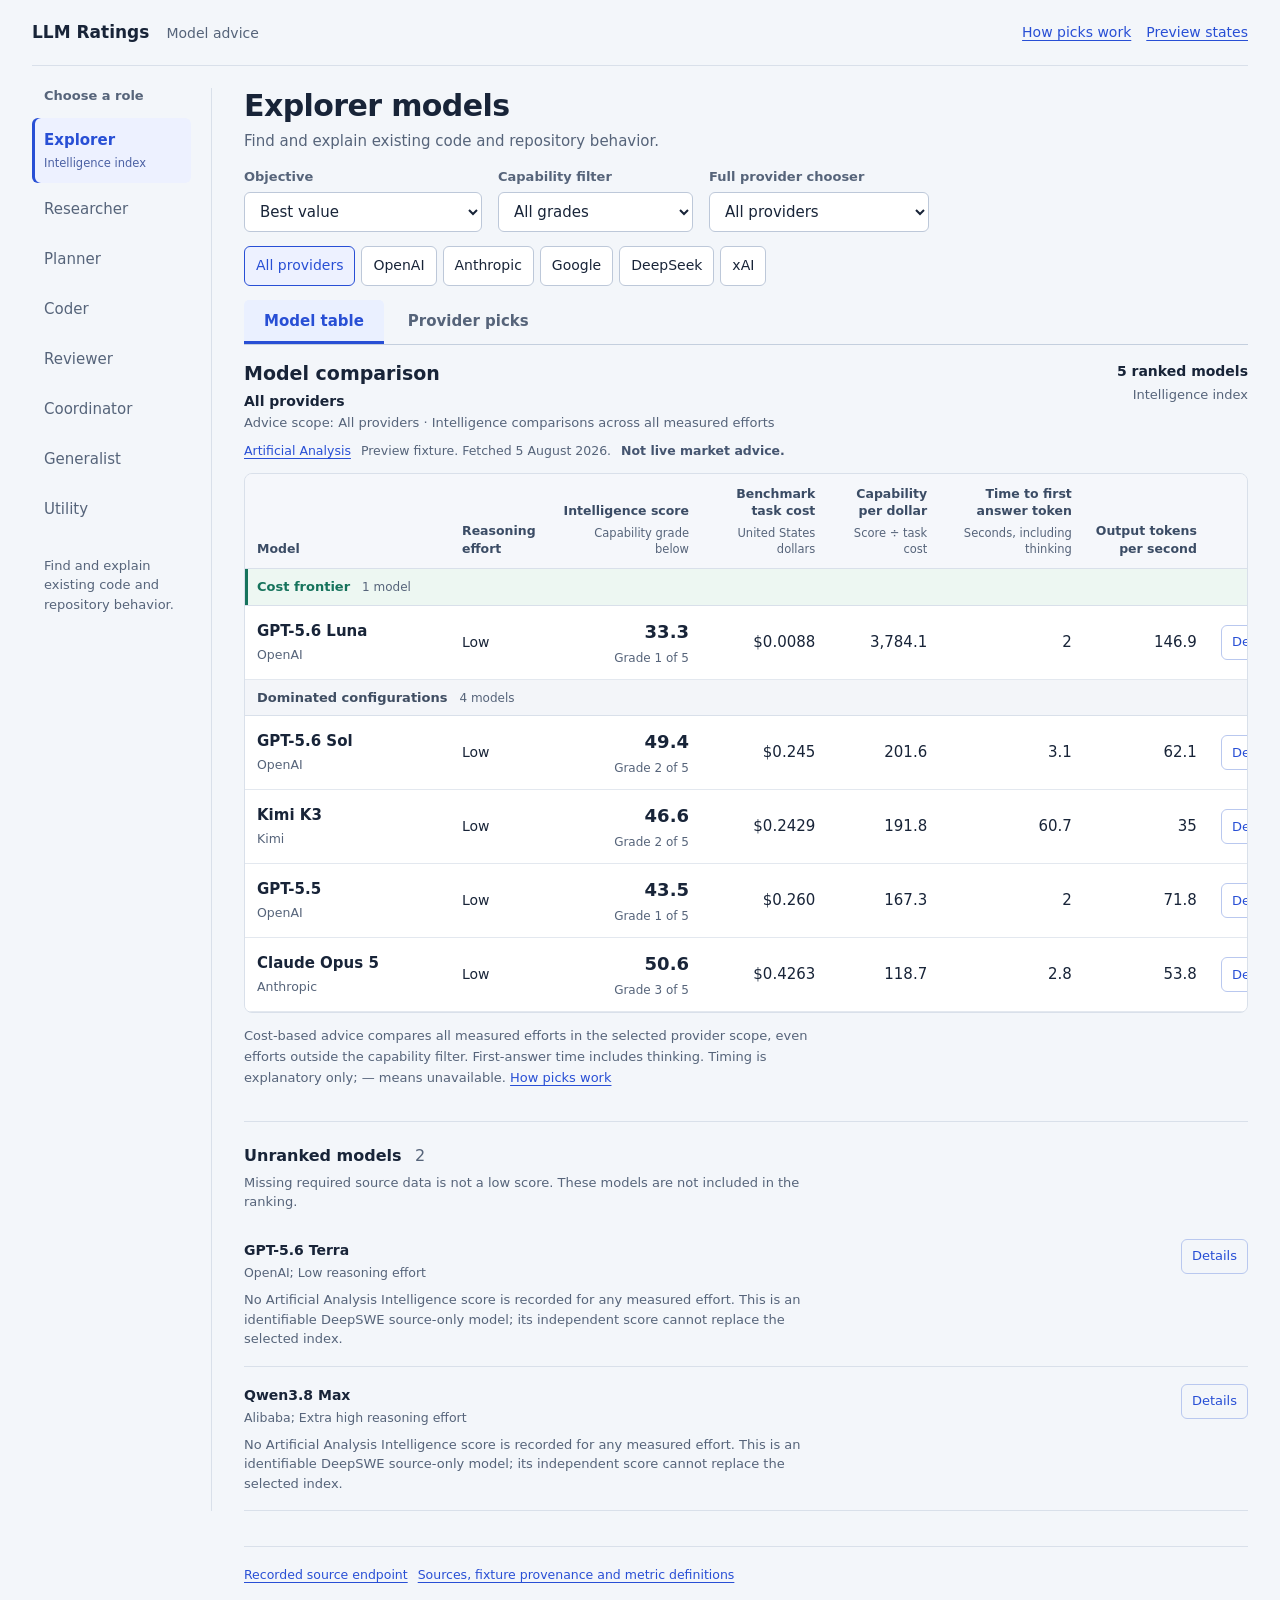
<file: .scratch/llm-ratings/assets/33-provider-selection-web/index.html>
<!doctype html>
<!--
Throwaway visual question: Which hierarchy makes trustworthy model comparison easy to scan?
Three variants on one route: ?variant=A Focus desk, ?variant=B Comparison canvas,
?variant=C Provider lens. This is not a product implementation or live model advice.
Run: python3 -m http.server 4186 --bind 127.0.0.1 --directory /tmp/llm-ratings-provider-web-20261030/.scratch/llm-ratings/assets/33-provider-selection-web
Open http://127.0.0.1:4186/?variant=A or open this file directly. No build or dependencies.
-->
<html lang="en">
<head>
  <meta charset="utf-8">
  <meta name="viewport" content="width=device-width, initial-scale=1">
  <meta name="color-scheme" content="light">
  <title>Model advice · LLM Ratings preview</title>
  <link rel="stylesheet" href="styles.css">
</head>
<body>
  <a class="skip-link" href="#main-content">Skip to model comparison</a>
  <div id="app"></div>
  <dialog id="model-dialog" class="model-dialog" aria-labelledby="model-dialog-title"></dialog>
  <dialog id="policy-dialog" class="support-dialog" aria-labelledby="policy-dialog-title"></dialog>
  <dialog id="preview-dialog" class="support-dialog preview-dialog" aria-labelledby="preview-dialog-title"></dialog>
  <nav id="prototype-switcher" class="prototype-switcher" aria-label="Prototype variants" hidden></nav>
  <noscript>This read-only model comparison preview needs JavaScript. All data is included locally.</noscript>
  <script src="data.js"></script>
  <script src="policy.js"></script>
  <script src="app.js"></script>
</body>
</html>
</file>
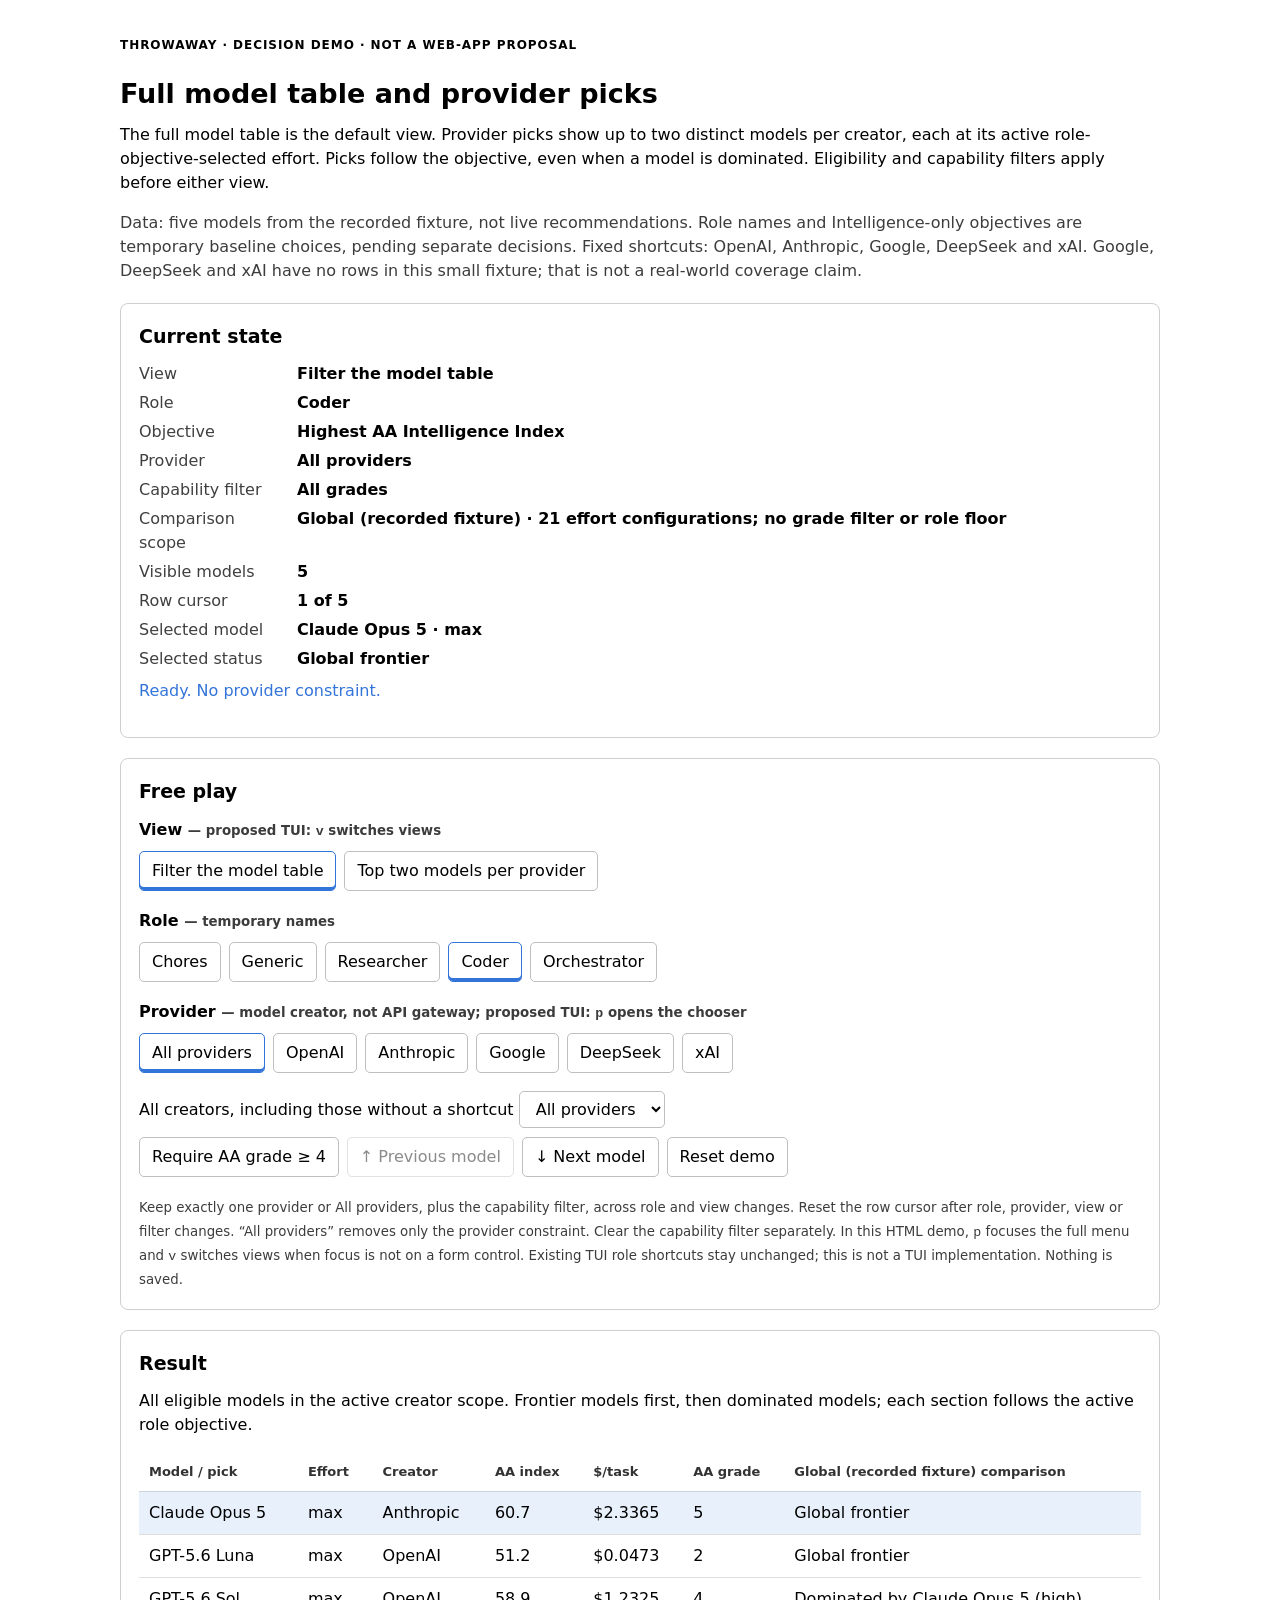
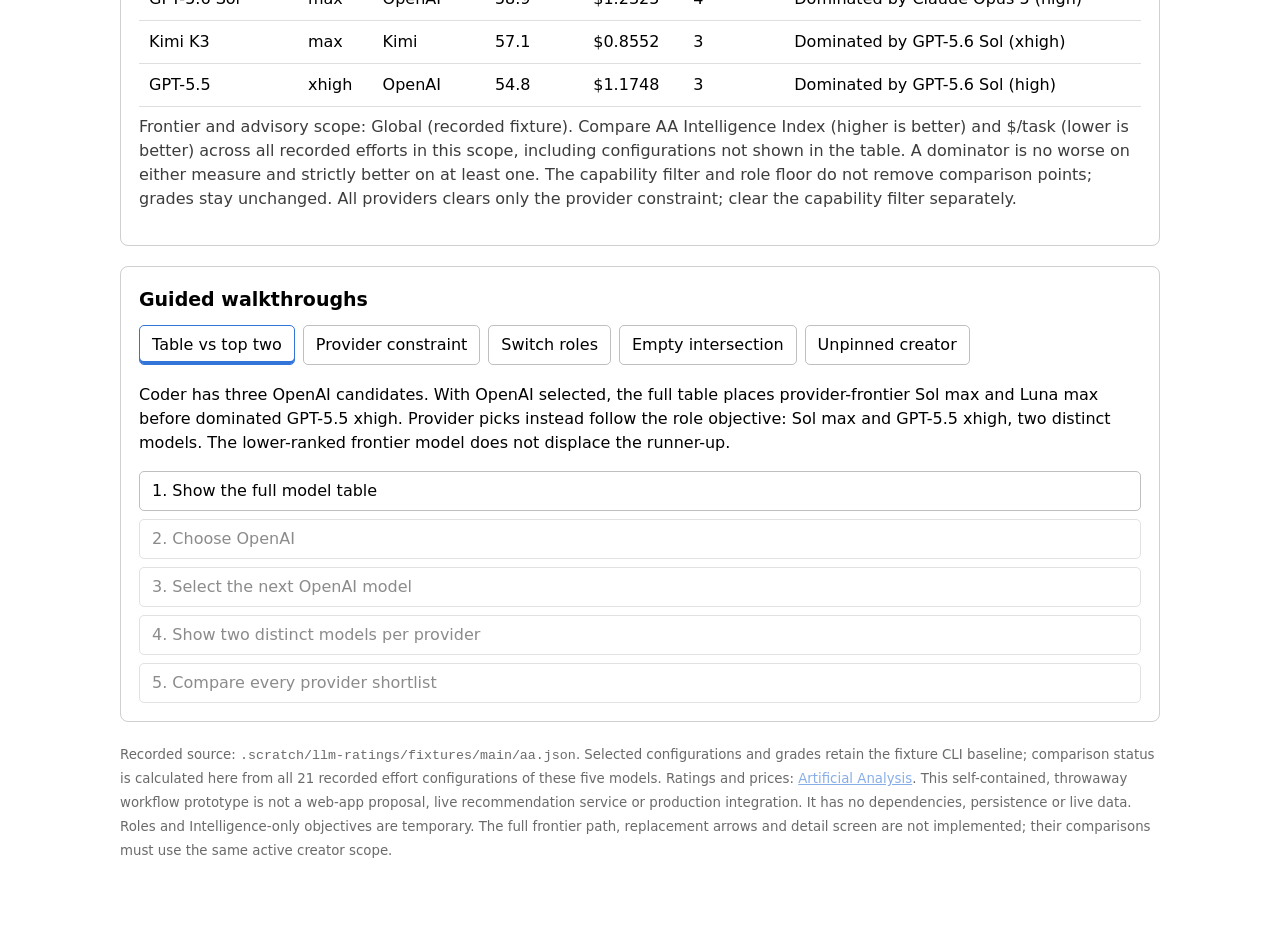
<file: .scratch/llm-ratings/assets/29-provider-quick-selection.prototype.html>
<!doctype html>
<html lang="en">
<meta charset="utf-8">
<meta name="viewport" content="width=device-width, initial-scale=1">
<title>Provider quick selection — throwaway workflow prototype</title>
<style>
  :root { color-scheme: light dark; font: 16px/1.5 system-ui, sans-serif; --accent: #3374d9; }
  body { max-width: 1040px; margin: 32px auto; padding: 0 20px 36px; }
  h1 { font-size: 27px; margin-bottom: 8px; } h2 { font-size: 19px; margin: 0 0 12px; }
  p { margin: 8px 0 16px; } small, .muted { opacity: .76; }
  section { border: 1px solid #8886; border-radius: 8px; padding: 18px; margin: 20px 0; }
  button, select { font: inherit; padding: 7px 12px; border: 1px solid #8888; border-radius: 5px; background: transparent; color: inherit; cursor: pointer; }
  button:hover { border-color: var(--accent); } button:focus-visible, select:focus-visible { outline: 3px solid var(--accent); outline-offset: 2px; }
  button[aria-pressed="true"], button[aria-selected="true"] { border-color: var(--accent); box-shadow: inset 0 -3px var(--accent); }
  button:disabled { opacity: .45; cursor: default; }
  .controls { display: flex; flex-wrap: wrap; gap: 8px; margin: 9px 0 18px; align-items: center; }
  .label { font-weight: 650; margin-top: 12px; }
  dl { display: grid; grid-template-columns: 140px 1fr; gap: 5px 18px; margin: 0; } dt { opacity: .75; } dd { margin: 0; font-weight: 550; }
  .scroll { overflow-x: auto; } table { border-collapse: collapse; width: 100%; white-space: nowrap; }
  th, td { text-align: left; padding: 9px 10px; border-bottom: 1px solid #8884; }
  th { font-size: 13px; opacity: .8; } tr.selected { background: #3374d91c; }
  #empty { border-left: 4px solid var(--accent); padding: 10px 16px; }
  #steps { display: grid; gap: 8px; } #steps button { text-align: left; }
  #change { min-height: 1.5em; color: var(--accent); }
  a { color: var(--accent); } .tag { font-size: 12px; letter-spacing: .08em; font-weight: 700; }
</style>
<header>
  <span class="tag">THROWAWAY · DECISION DEMO · NOT A WEB-APP PROPOSAL</span>
  <h1>Full model table and provider picks</h1>
  <p>The full model table is the default view. Provider picks show up to two distinct models per creator, each at its active role-objective-selected effort. Picks follow the objective, even when a model is dominated. Eligibility and capability filters apply before either view.</p>
  <p class="muted">Data: five models from the recorded fixture, not live recommendations. Role names and Intelligence-only objectives are temporary baseline choices, pending separate decisions. Fixed shortcuts: OpenAI, Anthropic, Google, DeepSeek and xAI. Google, DeepSeek and xAI have no rows in this small fixture; that is not a real-world coverage claim.</p>
</header>
<section aria-labelledby="state-heading">
  <h2 id="state-heading">Current state</h2>
  <dl id="state"></dl>
  <p id="change" aria-live="polite">Ready. No provider constraint.</p>
</section>
<section aria-labelledby="actions-heading">
  <h2 id="actions-heading">Free play</h2>
  <div class="label">View <small>— proposed TUI: <kbd>v</kbd> switches views</small></div>
  <div class="controls" id="modes"></div>
  <div class="label">Role <small>— temporary names</small></div>
  <div class="controls" id="roles"></div>
  <div class="label">Provider <small>— model creator, not API gateway; proposed TUI: <kbd>p</kbd> opens the chooser</small></div>
  <div class="controls" id="providers"></div>
  <label for="creator-menu">All creators, including those without a shortcut</label>
  <select id="creator-menu">
    <option value="all">All providers</option>
    <option>Anthropic</option><option>DeepSeek</option><option>Google</option>
    <option>Kimi</option><option>OpenAI</option><option>xAI</option>
  </select>
  <div class="controls">
    <button id="grade" type="button">AA grade ≥ 4</button>
    <button id="previous" type="button">↑ Previous model</button>
    <button id="next" type="button">↓ Next model</button>
    <button id="reset" type="button">Reset demo</button>
  </div>
  <small>Keep exactly one provider or All providers, plus the capability filter, across role and view changes. Reset the row cursor after role, provider, view or filter changes. “All providers” removes only the provider constraint. Clear the capability filter separately. In this HTML demo, <kbd>p</kbd> focuses the full menu and <kbd>v</kbd> switches views when focus is not on a form control. Existing TUI role shortcuts stay unchanged; this is not a TUI implementation. Nothing is saved.</small>
</section>
<section aria-labelledby="result-heading">
  <h2 id="result-heading">Result</h2>
  <p id="explanation"></p>
  <div class="scroll">
    <table id="results">
      <thead><tr><th>Model / pick</th><th>Effort</th><th>Creator</th><th>AA index</th><th>$/task</th><th>AA grade</th><th id="status-heading">Global comparison</th></tr></thead>
      <tbody id="rows"></tbody>
    </table>
  </div>
  <div id="empty" hidden>
    <strong>No eligible models for this selection in the fixture snapshot.</strong>
    <p>The provider is still selected. No other creator is substituted and no rule is relaxed.</p>
    <button id="empty-all" type="button">All providers</button>
    <button id="empty-grade" type="button">Clear capability filter</button>
  </div>
  <p class="muted" id="comparison-note"></p>
</section>
<section aria-labelledby="walkthrough-heading">
  <h2 id="walkthrough-heading">Guided walkthroughs</h2>
  <div class="controls" id="scenarios" role="group" aria-label="Walkthroughs"></div>
  <div id="walkthrough-panel"><p id="scenario-description"></p><div id="steps"></div></div>
</section>
<footer class="muted">
  <small>Recorded source: <code>.scratch/llm-ratings/fixtures/main/aa.json</code>. Selected configurations and grades retain the fixture CLI baseline; comparison status is calculated here from all 21 recorded effort configurations of these five models. Ratings and prices: <a href="https://artificialanalysis.ai">Artificial Analysis</a>. This self-contained, throwaway workflow prototype is not a web-app proposal, live recommendation service or production integration. It has no dependencies, persistence or live data. Roles and Intelligence-only objectives are temporary. The full frontier path, replacement arrows and detail screen are not implemented; their comparisons must use the same active creator scope.</small>
</footer>
<script>
// Recorded objective-selected configurations: effort, AA Intelligence Index,
// AA $/task and unchanged per-effort AA grade. No live API or persistence.
const models = [
  {name: 'GPT-5.6 Luna', provider: 'OpenAI', price: ['medium',38.1,.0113,2], ppi: ['low',33.3,.0088,1], cap: ['max',51.2,.0473,2],
    configurations: [['low',33.3,.0088],['medium',38.1,.0113],['high',46.1,.0216],['xhigh',49.1,.0317],['max',51.2,.0473]]},
  {name: 'GPT-5.6 Sol', provider: 'OpenAI', price: ['low',49.4,.245,4], ppi: ['low',49.4,.245,4], cap: ['max',58.9,1.2325,4],
    configurations: [['low',49.4,.245],['medium',53.6,.3902],['high',55.9,.5486],['xhigh',57.7,.8325],['max',58.9,1.2325]]},
  {name: 'GPT-5.5', provider: 'OpenAI', price: ['low',43.5,.26,2], ppi: ['low',43.5,.26,2], cap: ['xhigh',54.8,1.1748,3],
    configurations: [['low',43.5,.26],['medium',50.4,.4954],['high',53.1,.801],['xhigh',54.8,1.1748]]},
  {name: 'Claude Opus 5', provider: 'Anthropic', price: ['low',50.6,.4263,5], ppi: ['low',50.6,.4263,5], cap: ['max',60.7,2.3365,5],
    configurations: [['low',50.6,.4263],['medium',56.3,.7224],['high',58.9,1.2259],['xhigh',60.1,1.8021],['max',60.7,2.3365]]},
  {name: 'Kimi K3', provider: 'Kimi', price: ['low',46.6,.2429,3], ppi: ['low',46.6,.2429,3], cap: ['max',57.1,.8552,3],
    configurations: [['low',46.6,.2429],['max',57.1,.8552]]}
];
const comparisonPoints = models.flatMap(model => model.configurations.map(([effort,aa,price]) => ({name: model.name, provider: model.provider, effort, aa, price})));
const roles = {Chores: 'price', Generic: 'ppi', Researcher: 'cap', Coder: 'cap', Orchestrator: 'ppi'};
const objectiveNames = {price: 'Cheapest above the role floor', ppi: 'Highest intelligence per dollar', cap: 'Highest AA Intelligence Index'};
const modeNames = {filter: 'Filter the model table', picks: 'Top two models per provider'};
const initialState = () => ({mode: 'filter', role: 'Coder', provider: 'all', minGrade: 0, cursor: 0});
function objectiveOrder(a, b, objective) {
  if (objective === 'cap') return b.aa - a.aa || a.price - b.price;
  if (objective === 'ppi') return b.aa / b.price - a.aa / a.price || b.aa - a.aa;
  return a.price - b.price || b.aa - a.aa;
}
function activeComparisonPoints(state) {
  // Advisory points never use the role floor or capability filter.
  return comparisonPoints.filter(point => state.provider === 'all' || point.provider === state.provider);
}
function comparisonScope(state) { return state.provider === 'all' ? 'Global (recorded fixture)' : `${state.provider} only`; }
function statusLabel(row, state) {
  return row.frontier ? (state.provider === 'all' ? 'Global frontier' : `${state.provider} frontier`) : `Dominated by ${row.dominator.name} (${row.dominator.effort})`;
}
function visibleRows(state) {
  const objective = roles[state.role];
  const points = activeComparisonPoints(state);
  const candidates = models.map(model => {
    const [effort, aa, price, grade] = model[objective];
    // ponytail: scan the fixed 21-point fixture; no production index is needed.
    const dominator = points.find(point => point.aa >= aa && point.price <= price && (point.aa > aa || point.price < price));
    return {name: model.name, provider: model.provider, effort, aa, price, grade, frontier: !dominator, dominator};
  }).filter(row => (state.provider === 'all' || row.provider === state.provider) && row.grade >= state.minGrade);
  candidates.sort((a, b) => objectiveOrder(a, b, objective));
  if (state.mode === 'picks') {
    const counts = new Map();
    return candidates.filter(row => {
      row.pick = (counts.get(row.provider) || 0) + 1;
      counts.set(row.provider, row.pick);
      return row.pick <= 2;
    }).sort((a, b) => a.provider.localeCompare(b.provider) || objectiveOrder(a, b, objective));
  }
  return candidates.sort((a, b) => Number(b.frontier) - Number(a.frontier) || objectiveOrder(a, b, objective));
}
function reduce(state, action) {
  if (action.kind === 'reset') return initialState();
  const next = {...state};
  if (action.kind === 'mode') next.mode = action.value;
  if (action.kind === 'role') next.role = action.value;
  if (action.kind === 'provider') next.provider = action.value;
  if (action.kind === 'grade') next.minGrade = action.value;
  next.cursor = action.kind === 'move' ? state.cursor + action.value : 0;
  next.cursor = Math.max(0, Math.min(next.cursor, visibleRows(next).length - 1));
  return next;
}
</script>
<script>
// Thin throwaway page shell. The workflow functions above do not touch the DOM.
let state = initialState();
let scenarioIndex = 0;
let stepIndex = 0;
const byId = id => document.getElementById(id);
const action = (kind, value) => ({kind, value});
const scenarios = [
  {name: 'Table vs top two', description: 'Coder has three OpenAI candidates. With OpenAI selected, the full table places provider-frontier Sol max and Luna max before dominated GPT-5.5 xhigh. Provider picks instead follow the role objective: Sol max and GPT-5.5 xhigh, two distinct models. The lower-ranked frontier model does not displace the runner-up.', steps: [
    ['Show the full model table', action('mode','filter')], ['Choose OpenAI', action('provider','OpenAI')], ['Select the next OpenAI model', action('move',1)], ['Show two distinct models per provider', action('mode','picks')], ['Compare every provider shortlist', action('provider','all')]]},
  {name: 'Provider constraint', description: 'Start in Coder with All providers: Sol max is globally dominated by Claude Opus 5 high, an effort not shown as a selected row. Choose OpenAI: that comparator is excluded, so Sol max becomes provider-frontier. The top two stay Sol max and GPT-5.5 xhigh. Return to All providers: Sol max is globally dominated again. Grades do not change.', steps: [
    ['Constrain Coder to OpenAI', action('provider','OpenAI')], ['Show objective-first picks: Sol max and GPT-5.5 xhigh', action('mode','picks')], ['All providers: restore global comparisons', action('provider','all')]]},
  {name: 'Switch roles', description: 'Keep OpenAI selected while moving from Coder to Chores to Generic. Watch the objective and effort change, without silently leaving your provider.', steps: [
    ['Choose OpenAI', action('provider','OpenAI')], ['Switch to Chores', action('role','Chores')], ['Switch to Generic', action('role','Generic')], ['Remove only the provider constraint', action('provider','all')]]},
  {name: 'Empty intersection', description: 'Kimi is present in the snapshot, but its selected configuration has AA grade 3. A grade ≥ 4 filter makes the intersection empty. Keep that state visible and recover explicitly.', steps: [
    ['Choose Kimi', action('provider','Kimi')], ['Require AA grade ≥ 4', action('grade',4)], ['Switch role: retain both constraints', action('role','Chores')], ['Remove only the provider constraint', action('provider','all')], ['Clear the capability filter', action('grade',0)]]},
  {name: 'Unpinned creator', description: 'Kimi has no fixed shortcut, but remains reachable through the All creators menu. The menu and shortcuts change the same single provider constraint. Its one eligible model produces one pick, with no substitute runner-up.', steps: [
    ['Select Kimi from the full creator list', action('provider','Kimi')], ['Show the single available provider pick', action('mode','picks')], ['Switch to Generic', action('role','Generic')], ['Return to all providers', action('provider','all')]]}
];
function button(label, selected, handler) {
  const element = document.createElement('button');
  element.type = 'button'; element.textContent = label;
  element.setAttribute('aria-pressed', String(selected)); element.onclick = handler;
  return element;
}
function dispatch(event, message) { state = reduce(state,event); byId('change').textContent = message; render(); }
function render() {
  const rows = visibleRows(state);
  const selected = rows[state.cursor];
  const fields = [
    ['View',modeNames[state.mode]], ['Role',state.role], ['Objective',objectiveNames[roles[state.role]]],
    ['Provider',state.provider === 'all' ? 'All providers' : state.provider], ['Capability filter',state.minGrade ? 'AA grade ≥ 4' : 'All grades'],
    ['Comparison scope',`${comparisonScope(state)} · ${activeComparisonPoints(state).length} effort configurations; no grade filter or role floor`],
    ['Visible models',String(rows.length)], ['Row cursor',rows.length ? `${state.cursor + 1} of ${rows.length}` : 'None'],
    ['Selected model',selected ? `${selected.name} · ${selected.effort}` : 'None — empty intersection'],
    ['Selected status',selected ? statusLabel(selected,state) : 'None — empty intersection']
  ];
  byId('state').replaceChildren(...fields.flatMap(([label,value]) => {
    const term = document.createElement('dt'), definition = document.createElement('dd');
    term.textContent = label; definition.textContent = value; return [term,definition];
  }));
  byId('modes').replaceChildren(...Object.entries(modeNames).map(([value,label]) => button(label,state.mode === value,() => dispatch(action('mode',value),label))));
  byId('roles').replaceChildren(...Object.keys(roles).map(value => button(value,state.role === value,() => dispatch(action('role',value),`Role changed to ${value}; provider retained.`))));
  byId('providers').replaceChildren(...['all','OpenAI','Anthropic','Google','DeepSeek','xAI'].map(value => button(value === 'all' ? 'All providers' : value,state.provider === value,() => dispatch(action('provider',value),value === 'all' ? 'Provider constraint removed; other filters retained.' : `Provider selected: ${value}.`))));
  byId('creator-menu').value = state.provider;
  byId('grade').setAttribute('aria-pressed',String(state.minGrade > 0));
  byId('grade').textContent = state.minGrade ? 'Clear capability filter (AA grade ≥ 4)' : 'Require AA grade ≥ 4';
  byId('explanation').textContent = state.mode === 'filter' ? 'All eligible models in the active creator scope. Frontier models first, then dominated models; each section follows the active role objective.' : 'Up to two distinct eligible models per creator, grouped by creator at their objective-selected efforts. Primary and runner-up follow the active role objective, even when dominated. One eligible model gives one pick; zero gives no pick. No fallback or relaxed filter.';
  byId('status-heading').textContent = `${comparisonScope(state)} comparison`;
  byId('comparison-note').textContent = `Frontier and advisory scope: ${comparisonScope(state)}. Compare AA Intelligence Index (higher is better) and $/task (lower is better) across all recorded efforts in this scope, including configurations not shown in the table. A dominator is no worse on either measure and strictly better on at least one. The capability filter and role floor do not remove comparison points; grades stay unchanged. All providers clears only the provider constraint; clear the capability filter separately.`;
  byId('rows').replaceChildren(...rows.map((row,index) => {
    const tr = document.createElement('tr'); if (index === state.cursor) tr.className = 'selected';
    for (const value of [state.mode === 'picks' ? `${row.pick === 1 ? 'Primary' : 'Runner-up'} · ${row.name}` : row.name,row.effort,row.provider,row.aa.toFixed(1),'$'+row.price.toFixed(4),row.grade,statusLabel(row,state)]) {
      const td = document.createElement('td'); td.textContent = value; tr.append(td);
    }
    return tr;
  }));
  byId('results').hidden = rows.length === 0; byId('empty').hidden = rows.length !== 0;
  byId('empty-all').disabled = state.provider === 'all'; byId('empty-grade').disabled = state.minGrade === 0;
  byId('previous').disabled = !rows.length || state.cursor === 0; byId('next').disabled = !rows.length || state.cursor === rows.length - 1;
  byId('scenarios').replaceChildren(...scenarios.map((scenario,index) => {
    const tab = button(scenario.name,index === scenarioIndex,() => {
      scenarioIndex = index; stepIndex = 0; state = initialState(); byId('change').textContent = 'Walkthrough reset to Coder / all providers / all grades.'; render();
    });
    tab.id = `scenario-${index}`; tab.setAttribute('aria-controls','walkthrough-panel');
    return tab;
  }));
  byId('walkthrough-panel').setAttribute('aria-labelledby',`scenario-${scenarioIndex}`);
  const scenario = scenarios[scenarioIndex]; byId('scenario-description').textContent = scenario.description;
  byId('steps').replaceChildren(...scenario.steps.map(([label,event],index) => {
    const step = button(`${index < stepIndex ? '✓' : index + 1}. ${label}`,false,() => {stepIndex++; dispatch(event,label);});
    step.disabled = index !== stepIndex; return step;
  }));
}
byId('creator-menu').onchange = event => dispatch(action('provider',event.target.value),`Provider selected: ${event.target.value}.`);
byId('grade').onclick = () => dispatch(action('grade',state.minGrade ? 0 : 4),'Capability filter changed; provider retained.');
byId('previous').onclick = () => dispatch(action('move',-1),'Previous model selected.');
byId('next').onclick = () => dispatch(action('move',1),'Next model selected.');
byId('reset').onclick = () => {stepIndex = 0; dispatch(action('reset'),'Demo reset.');};
byId('empty-all').onclick = () => dispatch(action('provider','all'),'Provider constraint removed; capability filter retained.');
byId('empty-grade').onclick = () => dispatch(action('grade',0),'Capability filter removed; provider retained.');
document.addEventListener('keydown', event => {
  if (event.altKey || event.ctrlKey || event.metaKey || event.target.isContentEditable || event.target.closest('input, textarea, select')) return;
  if (event.key.toLowerCase() === 'p') { event.preventDefault(); byId('creator-menu').focus(); }
  if (event.key.toLowerCase() === 'v') { event.preventDefault(); dispatch(action('mode',state.mode === 'filter' ? 'picks' : 'filter'),'View changed; provider and capability filter retained.'); }
});
render();
</script>
</html>
</file>
<file: .scratch/llm-ratings/assets/33-provider-selection-web/styles.css>
:root {
  --canvas: #f3f6fa;
  --paper: #ffffff;
  --ink: #182438;
  --muted: #56647a;
  --line: #d9e0ea;
  --cobalt: #284fd5;
  --selection: #edf1ff;
  --teal: #16735c;
  --recommendation: #edf7f2;
  --amber: #885807;
  --warning: #fff7e8;
  font-family: "Avenir Next", "Segoe UI", system-ui, sans-serif;
  color: var(--ink);
  background: var(--canvas);
  font-size: 15px;
  line-height: 1.5;
  font-synthesis: none;
}

* { box-sizing: border-box; }
body { margin: 0; }
button, select, input { font: inherit; color: inherit; }
button, select { min-height: 40px; }
button {
  padding: 7px 13px;
  background: var(--paper);
  border: 1px solid #bdc8d9;
  border-radius: 6px;
  cursor: pointer;
  line-height: 1.4;
}
button:hover { background: #f0f4fb; border-color: #8c9bb4; }
button[aria-pressed="true"] { color: var(--cobalt); border-color: var(--cobalt); background: var(--selection); }
a { color: var(--cobalt); text-underline-offset: 3px; }
a:hover { text-decoration-thickness: 2px; }
button:focus-visible, a:focus-visible, select:focus-visible, summary:focus-visible, [tabindex="0"]:focus-visible {
  outline: 3px solid var(--cobalt);
  outline-offset: 3px;
}
h1, h2, h3, p, dl { margin: 0; }
h1 { font-size: 30px; line-height: 1.2; font-weight: 650; letter-spacing: -0.6px; }
h2 { font-size: 20px; line-height: 1.3; font-weight: 650; }
h3 { font-size: 16px; line-height: 1.4; font-weight: 650; }
p { max-width: 72ch; }
[hidden] { display: none !important; }
.visually-hidden {
  position: absolute;
  width: 1px;
  height: 1px;
  padding: 0;
  margin: -1px;
  overflow: hidden;
  clip: rect(0, 0, 0, 0);
  white-space: nowrap;
  border: 0;
}
.skip-link { position: fixed; left: 16px; top: -80px; z-index: 20; padding: 12px; background: white; }
.skip-link:focus { top: 12px; }
#app { width: 100%; max-width: 1640px; margin: 0 auto; min-width: 0; }
main, aside, section, .table-scroll, .detail-table-scroll { min-width: 0; }
main:focus { outline: none; }
.site-header {
  min-height: 66px;
  margin: 0 32px;
  display: flex;
  align-items: center;
  justify-content: space-between;
  gap: 20px;
  border-bottom: 1px solid var(--line);
}
.brand { display: flex; align-items: baseline; flex-wrap: wrap; column-gap: 17px; color: var(--ink); font-weight: 650; font-size: 17px; text-decoration: none; }
.brand span { color: var(--muted); font-size: 14px; font-weight: 450; }
.support-actions { display: flex; align-items: center; gap: 15px; }
.text-button { background: transparent; border: 0; color: var(--cobalt); min-height: 32px; padding: 3px 0; text-decoration: underline; text-underline-offset: 3px; font-size: 14px; }
.text-button:hover { background: transparent; color: #1737a5; }
.control-heading { font-size: 13px; color: var(--muted); font-weight: 600; }
.role-heading { margin: 0 0 14px; }
.role-heading p { margin-top: 6px; color: var(--muted); max-width: 65ch; }
.field { display: flex; flex-direction: column; gap: 6px; min-width: 0; }
.field > span { font-size: 13px; font-weight: 600; color: var(--muted); }
select { width: 100%; min-width: 0; max-width: 100%; padding: 8px 35px 8px 11px; background-color: var(--paper); border: 1px solid #bdc8d9; border-radius: 6px; cursor: pointer; }
.selection-controls { display: flex; flex-wrap: wrap; gap: 16px; margin-bottom: 14px; }
.selection-controls .field { flex: 0 1 238px; }
.selection-controls .field[for="filter-select"] { flex-basis: 195px; }
.selection-controls .field[for="provider-select"] { flex-basis: 220px; }
.provider-controls { display: flex; flex-wrap: wrap; align-items: center; gap: 10px 16px; padding: 0 0 14px; }
.provider-controls > h2 { align-self: center; }
.provider-shortcuts { display: flex; flex-wrap: wrap; gap: 6px; }
.provider-shortcuts button { white-space: nowrap; font-size: 14px; padding-inline: 11px; }
.provider-controls > .field { flex: 1 1 190px; max-width: 245px; margin-left: auto; }
.view-tabs { display: flex; gap: 4px; border-bottom: 1px solid #c4cfde; margin-bottom: 16px; }
.view-tabs button { padding: 10px 20px 8px; min-height: 44px; border-radius: 5px 5px 0 0; border: 0; border-bottom: 3px solid transparent; background: transparent; color: var(--muted); font-weight: 600; }
.view-tabs button[aria-selected="true"] { color: var(--cobalt); border-bottom-color: var(--cobalt); background: #eaf0ff; }
.view-tabs button:hover { color: var(--cobalt); background: #edf1f8; }
.comparison-heading { display: flex; align-items: flex-start; justify-content: space-between; gap: 18px; margin-bottom: 10px; }
.comparison-heading h2 { font-size: 19px; }
.comparison-scope { display: flex; flex-wrap: wrap; gap: 1px 10px; margin-top: 5px; font-size: 13px; color: var(--muted); }
.comparison-scope strong { color: var(--ink); font-weight: 600; font-size: 14px; }
.comparison-scope span { max-width: 68ch; }
.result-count { flex-shrink: 0; font-size: 14px; text-align: right; font-weight: 600; }
.result-count span { display: block; color: var(--muted); font-size: 13px; font-weight: 450; margin-top: 3px; }
.source-caption { display: flex; flex-wrap: wrap; gap: 2px 10px; max-width: none; font-size: 12.5px; color: var(--muted); margin-bottom: 12px; }
.source-caption strong { font-weight: 550; color: #455570; }
.table-scroll { position: relative; width: 100%; max-width: 100%; overflow-x: auto; border: 1px solid var(--line); border-radius: 8px; background: var(--paper); }
table { border-collapse: collapse; border-spacing: 0; width: 100%; font-variant-numeric: tabular-nums; }
.model-table { min-width: 780px; }
.model-table.has-cost { min-width: 1055px; }
.model-table.picks-table { min-width: 905px; }
.model-table.picks-table.has-cost { min-width: 1170px; }
th { text-align: left; font-weight: 600; }
.numeric { text-align: right; font-variant-numeric: tabular-nums; white-space: nowrap; }
.model-table thead th { vertical-align: bottom; background: #f5f7fb; padding: 11px 12px; color: #3b4c65; font-size: 12.5px; line-height: 1.4; border-bottom: 1px solid var(--line); }
.model-table thead th > span:not(.visually-hidden) { display: block; font-size: 11.5px; font-weight: 450; color: var(--muted); max-width: 140px; margin-top: 5px; white-space: normal; }
.model-table thead .numeric > span { margin-left: auto; }
.model-table tbody td, .model-table tbody th.model-name { padding: 12px; border-bottom: 1px solid #e3e8ef; font-size: 15px; vertical-align: middle; }
.model-table .model-column { min-width: 205px; }
.model-name { font-size: 15px; line-height: 1.4; }
.model-name > span { display: block; font-size: 12.5px; color: var(--muted); font-weight: 450; margin-top: 4px; }
.effort-cell { white-space: nowrap; font-size: 14px !important; }
.score-cell > strong { font-size: 18px; font-weight: 650; }
.grade { display: block; font-size: 12px; font-weight: 500; color: var(--muted); white-space: nowrap; margin-top: 4px; }
.unavailable { color: #65738a; }
.section-row th { padding: 8px 12px; font-size: 13px; color: #3f4d62; border-top: 1px solid var(--line); border-bottom: 1px solid var(--line); background: #f3f5f9; }
.section-row:first-child th { border-top: 0; }
.section-row span { display: inline-block; margin-left: 12px; color: var(--muted); font-size: 12px; font-weight: 450; }
.frontier-section th { color: var(--teal); background: var(--recommendation); box-shadow: inset 3px 0 var(--teal); }
.selected-row { background: var(--selection); }
.model-table tr[data-model-key]:hover { background: #f5f8fd; }
.model-table tr.selected-row:hover { background: #e9eeff; }
.detail-button { padding: 7px 10px; min-height: 35px; font-size: 13px; color: var(--cobalt); background: transparent; border-color: #b9c8ef; }
.detail-button:hover { border-color: var(--cobalt); background: #edf1ff; }
.comparison-footnote { color: var(--muted); margin-top: 13px; font-size: 13px; line-height: 1.6; }
.comparison-footnote .text-button { font-size: inherit; min-height: 0; padding: 0; }
.policy-notice { margin: 0 0 16px; font-size: 14px; color: var(--muted); }
.scenario-notice { display: flex; flex-wrap: wrap; align-items: center; gap: 8px 14px; margin: 0 0 18px; padding: 13px 15px; background: var(--warning); border-left: 3px solid #aa781f; font-size: 14px; }
.scenario-notice span { flex: 1 1 280px; color: #674c1e; }
.scenario-notice strong { width: 100%; color: var(--amber); }
.scenario-notice button { border-color: #c9a665; color: #6a480d; font-size: 13px; }
.empty-state { border-top: 2px solid #b88a3e; background: var(--warning); padding: 28px; }
.empty-state h3 { font-size: 22px; font-weight: 600; color: #6d4b0e; margin-bottom: 12px; }
.empty-state p { margin-top: 10px; font-size: 14px; }
.empty-constraints { color: #674c1e; }
.recovery-actions { display: flex; flex-wrap: wrap; gap: 10px; margin-top: 20px; }
.recovery-actions:empty { display: none; }
.recovery-actions button { border-color: #b99758; color: #67440a; }
.unranked-models { margin-top: 32px; border-top: 1px solid var(--line); padding-top: 23px; }
.unranked-models h3 { font-size: 16px; }
.unranked-models h3 > span { color: var(--muted); font-weight: 450; margin-left: 8px; }
.unranked-models > p { font-size: 13px; color: var(--muted); margin-top: 6px; }
.unranked-models ul { list-style: none; padding: 0; margin: 10px 0 0; }
.unranked-models li { display: flex; flex-wrap: wrap; gap: 12px; align-items: flex-start; justify-content: space-between; padding: 17px 0; border-bottom: 1px solid var(--line); }
.unranked-models li > div { flex: 1 1 240px; }
.unranked-models li strong { font-size: 14px; font-weight: 600; }
.unranked-models li span { display: block; font-size: 12.5px; margin-top: 3px; color: var(--muted); }
.unranked-models li p { margin-top: 7px; font-size: 13px; max-width: 72ch; color: var(--muted); overflow-wrap: anywhere; }
.unranked-models .inline-evidence { width: 100%; flex-basis: 100%; }
.pick-provider strong { display: block; font-size: 14px; }
.pick-provider span { display: block; font-size: 12.5px; color: var(--muted); margin-top: 5px; }
.pick-provider .pick-priority { color: var(--teal); font-weight: 600; }
.primary-pick > td:first-child { border-left: 3px solid var(--teal); }
.picks-table tbody + tbody { border-top: 2px solid #c5cfde; }
.model-table .short-result td { font-size: 13px; padding-top: 0; color: var(--muted); }
.missing-providers { margin-top: 15px; border-top: 1px solid var(--line); }
.missing-providers > summary { padding: 13px 0; color: #3e506b; font-size: 14px; font-weight: 600; cursor: pointer; }
.missing-providers > p { font-size: 13px; color: var(--muted); margin-bottom: 12px; }
.missing-providers dl > div { display: grid; grid-template-columns: 125px minmax(0, 1fr); gap: 14px; padding: 11px 0; border-bottom: 1px solid var(--line); }
.missing-providers dt { font-size: 14px; font-weight: 550; }
.missing-providers dd { margin: 0; font-size: 13px; color: var(--muted); }
.provenance { margin: 35px 32px 115px; border-top: 1px solid var(--line); padding-top: 19px; color: var(--muted); font-size: 12.5px; }
.provenance p { max-width: 100ch; }
.provenance p + p { margin-top: 5px; }
.provenance strong { color: #394a63; font-weight: 600; }
.provenance .text-button { font-size: inherit; min-height: 0; padding: 0; margin-left: 6px; }

/* A: the role stays in a left-hand workbench rail. */
.focus-desk { display: grid; grid-template-columns: 180px minmax(0, 1fr); gap: 32px; padding: 22px 32px 0; }
.role-rail-shell { border-right: 1px solid var(--line); padding-right: 20px; }
.role-rail-shell > h2 { padding-left: 12px; margin-bottom: 13px; }
.role-navigation button { border: 0; background: transparent; color: var(--muted); text-align: left; }
.role-rail { display: flex; flex-direction: column; gap: 4px; }
.role-rail button { width: 100%; display: flex; flex-direction: column; padding: 12px; min-height: 46px; }
.role-rail button[aria-pressed="true"] { box-shadow: inset 3px 0 var(--cobalt); background: var(--selection); color: var(--cobalt); font-weight: 600; }
.role-rail small { color: #4b60a3; font-size: 11.5px; margin-top: 4px; font-weight: 450; }
.role-purpose { font-size: 13px; color: var(--muted); margin: 23px 12px 0; }
#app[data-variant="A"] .provenance { margin-left: 244px; }

/* B: benchmark rows and contextual evidence share the canvas. */
.comparison-canvas { padding: 16px 32px 0; }
.role-top { display: grid; grid-template-columns: repeat(8, minmax(0, 1fr)); margin-bottom: 14px; border-bottom: 1px solid var(--line); gap: 0; }
.role-top button { text-align: center; padding: 9px 4px 8px; border-radius: 5px 5px 0 0; border-bottom: 3px solid transparent; font-size: 14px; }
.role-top button[aria-pressed="true"] { border-bottom-color: var(--cobalt); color: var(--cobalt); background: var(--selection); font-weight: 600; }
.comparison-canvas .role-heading { display: grid; grid-template-columns: auto minmax(0, 1fr); align-items: baseline; column-gap: 24px; }
.comparison-canvas .role-heading p { margin-top: 0; }
.canvas-controls { margin-bottom: 2px; }
.canvas-controls .selection-controls { margin-bottom: 12px; }
.canvas-controls .provider-controls { padding-bottom: 12px; }
.canvas-evidence-layout { display: grid; grid-template-columns: minmax(0, 1fr) 344px; gap: 26px; align-items: start; }
.inspector-pane { padding-left: 22px; border-left: 1px solid #cad4e2; position: sticky; top: 20px; max-height: calc(100dvh - 40px); overflow-y: auto; scrollbar-gutter: stable; }
.inspector-pane > details > summary { padding: 2px 0 20px; font-size: 13px; color: var(--muted); cursor: pointer; border-bottom: 1px solid var(--line); }
.inspector-pane > details > summary > span { display: block; margin-top: 5px; font-size: 14px; font-weight: 600; color: var(--ink); }
.inspector-pane .model-evidence { padding-top: 20px; }
.inspector-empty { padding: 22px 0; }
.inspector-empty h2 { font-size: 20px; }
.inspector-empty p { font-size: 14px; color: var(--muted); margin-top: 12px; }
.model-table.canvas-table { min-width: 720px; table-layout: fixed; }
.model-table.canvas-table.has-cost { min-width: 900px; }
.model-table.canvas-table.picks-table { min-width: 830px; }
.model-table.canvas-table.picks-table.has-cost { min-width: 980px; }
.canvas-table .model-column { min-width: 0; }
.canvas-table thead th { white-space: normal; font-size: 13px; }

/* C: creator browsing stays left; evidence expands in the comparison flow. */
.provider-lens { display: grid; grid-template-columns: 214px minmax(0, 1fr); gap: 30px; padding: 30px 32px 0; }
.provider-rail { border-right: 1px solid var(--line); padding-right: 22px; }
.provider-rail-controls { display: block; padding: 0; }
.provider-rail-controls > h2 { padding-top: 2px; font-size: 16px; color: var(--ink); margin-bottom: 19px; }
.provider-rail-controls .provider-shortcuts { flex-direction: column; gap: 6px; margin-bottom: 24px; }
.provider-rail-controls .provider-shortcuts button { text-align: left; padding: 10px 12px; background: transparent; border-color: transparent; }
.provider-rail-controls .provider-shortcuts button[aria-pressed="true"] { background: var(--selection); border-color: #c7d2fa; color: var(--cobalt); box-shadow: inset 3px 0 var(--cobalt); font-weight: 600; }
.provider-rail-controls > .field { width: 100%; max-width: none; margin: 0; }
.rail-note { font-size: 13px; color: var(--muted); margin-top: 18px; }
.lens-heading h1 { margin-bottom: 23px; }
.lens-heading .selection-controls { margin-bottom: 14px; }
.lens-heading .selection-controls .field:first-child { flex-basis: 180px; }
.lens-purpose { color: var(--muted); font-size: 14px; margin-bottom: 24px; }
.lens-purpose > span { display: inline-block; margin-left: 6px; font-weight: 600; color: #3b4e6c; }
#app[data-variant="C"] .provenance { margin-left: 276px; }
.pick-shelf { min-width: 1080px; table-layout: fixed; }
.pick-shelf > thead th { font-size: 13px; padding: 12px 10px; border-bottom: 1px solid var(--line); background: #f4f7fb; vertical-align: bottom; white-space: normal; }
.pick-shelf > thead tr:first-child > th { font-size: 15px; }
.pick-shelf > thead th > span { display: block; font-size: 11.5px; font-weight: 450; color: var(--muted); margin-top: 5px; }
.pick-shelf .primary-column-group { color: var(--teal); }
.pick-shelf > thead tr:first-child > th:nth-child(3) { border-left: 1px solid var(--line); }
.pick-shelf > tbody > tr > th { vertical-align: middle; font-size: 14px; padding: 13px 10px; border-bottom: 1px solid var(--line); }
.pick-shelf > tbody > tr > td { padding: 13px 10px; border-bottom: 1px solid var(--line); vertical-align: middle; }
.pick-shelf > tbody > tr > td:nth-child(5) { border-left: 1px solid var(--line); }
.shelf-model-title { display: flex; flex-wrap: wrap; align-items: center; justify-content: space-between; gap: 6px; }
.shelf-model-title > strong { font-size: 15px; line-height: 1.4; }
.shelf-primary .shelf-model-title > strong { color: var(--teal); }
.shelf-name > p { color: var(--muted); font-size: 13px; margin-top: 5px; }
.shelf-score > strong { font-size: 18px; font-weight: 650; }
.shelf-objective { font-size: 15px; }
.shelf-details-note { color: var(--muted); font-size: 13px; margin-top: 10px; }
.shelf-unavailable { color: var(--muted); font-size: 14px; }
.expanded-row > td { padding: 0 !important; }
.inline-evidence { background: #f8faff; border-block: 1px solid #c4d0ef; padding: 22px 25px 28px; }
.inline-toolbar { display: flex; justify-content: space-between; align-items: center; gap: 14px; margin-bottom: 20px; color: var(--cobalt); font-size: 14px; font-weight: 600; }
.inline-toolbar button { font-size: 13px; min-height: 34px; }
.inline-evidence .model-evidence { max-width: 980px; }
.inline-evidence .evidence-metrics { grid-template-columns: repeat(4, minmax(0, 1fr)); }
.inline-evidence .timing-metrics { display: grid; grid-template-columns: repeat(2, minmax(0, 1fr)); gap: 14px 25px; }

/* Evidence is readable prose and aligned source data, not a second dashboard. */
.evidence-heading h2 { font-size: 23px; line-height: 1.3; }
.evidence-heading p, .evidence-byline { margin-top: 8px; font-size: 14px; color: var(--muted); }
.evidence-metrics { display: grid; grid-template-columns: repeat(2, minmax(0, 1fr)); gap: 20px 16px; margin-top: 24px; }
.evidence-metrics dt, .timing-metrics dt, .secondary-data dt { font-size: 13px; color: var(--muted); }
.evidence-metrics dd { font-size: 23px; font-weight: 600; margin: 6px 0 0; font-variant-numeric: tabular-nums; }
.evidence-metrics dd .grade { font-size: 15px; color: var(--ink); font-weight: 600; margin-top: 0; }
.evidence-metrics p { font-size: 12.5px; color: var(--muted); margin-top: 5px; line-height: 1.5; }
.grade-definition { margin-top: 20px; font-size: 13px; color: var(--muted); }
.evidence-section { margin-top: 24px; padding-top: 20px; border-top: 1px solid var(--line); }
.evidence-section h3 { margin-bottom: 10px; }
.evidence-section p { font-size: 14px; line-height: 1.6; margin-bottom: 12px; }
.evidence-section p:last-child { margin-bottom: 0; }
.evidence-warning { border-left: 3px solid #a67a29; padding-left: 12px; font-size: 14px; margin-top: 18px; color: #745016; }
.recommendation-text { color: var(--teal); }
.replacement { background: #edf2fb; padding: 12px; }
.metric-unavailable { color: #785114; }
.detail-table-scroll { position: relative; overflow-x: auto; max-width: 100%; width: 100%; }
.detail-table { min-width: 390px; font-size: 13px; }
.detail-table th, .detail-table td { padding: 11px 10px; border-bottom: 1px solid var(--line); vertical-align: top; }
.detail-table thead th { background: #eff3f8; font-size: 12px; color: #435570; font-weight: 600; white-space: normal; }
.detail-table tbody th { font-weight: 550; }
.detail-table tbody th > span { display: block; color: var(--muted); font-size: 12px; font-weight: 450; margin-top: 4px; }
.detail-table .grade { font-size: 11.5px; margin: 0; }
.chosen-configuration { background: var(--selection); }
.detail-table .chosen-label { color: var(--cobalt); font-weight: 600; }
.independent-rating { display: grid; grid-template-columns: minmax(0, 1fr) auto; gap: 8px 16px; padding: 13px 0; border-bottom: 1px solid var(--line); }
.independent-rating strong { font-weight: 600; font-size: 14px; }
.independent-rating > div > span { display: block; font-size: 13px; color: var(--muted); margin-top: 3px; }
.rating-value { text-align: right; font-size: 17px; font-variant-numeric: tabular-nums; }
.source-address { grid-column: 1 / -1; font-size: 12px !important; overflow-wrap: anywhere; color: var(--muted); }
.source-address a { color: #526a94; }
.rating-note { grid-column: 1 / -1; font-size: 12px !important; color: #785114; margin-bottom: 0 !important; }
.timing-metrics > div + div { margin-top: 15px; }
.timing-metrics dd { font-size: 16px; font-variant-numeric: tabular-nums; font-weight: 550; margin: 5px 0 0; }
.timing-metrics p { color: var(--muted); font-size: 13px; margin-top: 3px; }
.timing-metrics + p { margin-top: 17px; color: var(--muted); font-size: 13px; }
.frontier-path { margin-top: 18px; }
.frontier-path summary { color: var(--cobalt); cursor: pointer; font-size: 14px; padding: 6px 0; }
.frontier-path > p { margin-top: 10px; }
.secondary-data dl { display: grid; gap: 16px; }
.secondary-data dd { margin: 5px 0 0; font-size: 14px; }
.secondary-data dl p { color: var(--muted); font-size: 13px; margin-top: 5px; }
.detail-source { overflow-wrap: anywhere; font-size: 12px; color: var(--muted); margin-top: 24px; }
.secondary-evidence { margin-top: 22px; padding-top: 16px; border-top: 1px solid var(--line); }
.secondary-evidence > summary { color: var(--cobalt); font-size: 14px; font-weight: 550; padding: 6px 0; cursor: pointer; }
.secondary-evidence > p { font-size: 14px; margin-top: 13px; line-height: 1.6; }
.list-prices { display: grid; gap: 15px; margin-top: 16px; }
.list-prices dt { font-size: 13px; color: var(--muted); }
.list-prices dd { margin: 5px 0 0; font-size: 16px; font-variant-numeric: tabular-nums; }
.list-prices p { font-size: 12.5px; color: var(--muted); margin-top: 3px; }
dialog { border: 1px solid #c6d0e1; border-radius: 12px; color: var(--ink); background: var(--paper); padding: 0; box-shadow: 0 18px 65px #18243838; }
dialog::backdrop { background: #18243866; }
.model-dialog { width: 650px; max-width: calc(100% - 24px); height: calc(100dvh - 32px); max-height: calc(100dvh - 32px); margin: 16px 16px 16px auto; }
.support-dialog { width: 760px; max-width: calc(100% - 32px); max-height: calc(100dvh - 48px); }
.preview-dialog { width: 600px; }
.dialog-heading { display: flex; align-items: center; justify-content: space-between; gap: 18px; padding: 20px 24px; border-bottom: 1px solid var(--line); position: sticky; top: 0; z-index: 2; background: var(--paper); }
.dialog-heading h2 { font-size: 22px; min-width: 0; }
.dialog-heading button { font-size: 13px; flex-shrink: 0; }
.drawer-content, .support-content { padding: 24px; }
.support-content > p { margin-bottom: 19px; font-size: 14px; }
.support-content > details { border-top: 1px solid var(--line); padding-block: 5px; }
.support-content > details > summary { font-weight: 600; font-size: 15px; padding: 13px 0; cursor: pointer; }
.support-content details p, .support-content details li { font-size: 14px; margin-bottom: 12px; }
.support-content details ul { padding-left: 22px; }
.support-content .field { margin: 5px 0 15px; }
.scenario-description { color: var(--muted); }
.definition-list > div { margin-bottom: 17px; }
.definition-list dt { font-size: 14px; font-weight: 600; }
.definition-list dd { margin: 5px 0 0; font-size: 14px; color: var(--muted); }
.prototype-switcher { position: fixed; z-index: 10; bottom: 18px; left: 50%; transform: translateX(-50%); display: flex; align-items: center; gap: 12px; width: 326px; max-width: calc(100% - 24px); padding: 7px 8px; color: #fff; background: var(--ink); border: 1px solid #43516b; border-radius: 40px; box-shadow: 0 5px 24px #18243835; }
.prototype-switcher button { min-width: 44px; height: 44px; padding: 0; border: 1px solid #59667d; color: #fff; background: transparent; border-radius: 50%; font-size: 23px; }
.prototype-switcher button:hover { background: #32425e; }
.prototype-switcher > span { flex: 1; font-size: 14px; line-height: 1.4; text-align: center; }
.prototype-switcher strong { margin-right: 4px; }
.prototype-switcher small { display: block; color: #c2ccdc; font-size: 11px; margin-top: 2px; }

@media (max-width: 1179px) {
  .canvas-evidence-layout { grid-template-columns: minmax(0, 1fr); gap: 26px; }
  .inspector-pane { position: static; max-height: none; overflow: visible; border-left: 0; border-top: 1px solid #bdcbe1; padding: 0; }
  .inspector-pane > details > summary { padding: 18px 0; font-size: 15px; color: var(--cobalt); }
  .inspector-pane > details > summary > span { display: inline; margin-left: 12px; font-size: 14px; }
  .inspector-pane .model-evidence { max-width: 760px; padding-bottom: 15px; }
  .comparison-canvas .role-heading { display: block; }
  .comparison-canvas .role-heading p { margin-top: 9px; }
  .provider-controls > .field { margin-left: 0; }
  .provider-controls > h2 { padding-top: 0; }
  .provider-controls { align-items: center; }
  .inline-evidence { margin-top: 16px; }
  .expanded-row .inline-evidence { margin-top: 0; }
}

@media (max-width: 900px) {
  .site-header { margin-inline: 22px; }
  .focus-desk { grid-template-columns: 146px minmax(0, 1fr); padding: 25px 22px 0; gap: 22px; }
  .role-rail-shell { padding-right: 12px; }
  .role-rail button { padding-left: 10px; }
  .role-purpose { margin-inline: 10px; }
  .provider-lens { grid-template-columns: 175px minmax(0, 1fr); gap: 22px; padding: 25px 22px 0; }
  .provider-rail { padding-right: 16px; }
  .comparison-canvas { padding-inline: 22px; }
  .role-top { grid-template-columns: repeat(4, minmax(0, 1fr)); row-gap: 4px; border: 0; }
  .role-top button { border-radius: 5px; }
  #app[data-variant="A"] .provenance { margin-left: 190px; margin-right: 22px; }
  #app[data-variant="C"] .provenance { margin-left: 219px; margin-right: 22px; }
  .provenance { margin-inline: 22px; }
  .inline-evidence .evidence-metrics { grid-template-columns: repeat(2, minmax(0, 1fr)); }
}

@media (max-width: 650px) {
  h1 { font-size: 27px; letter-spacing: -0.4px; }
  .site-header { min-height: 74px; margin-inline: 16px; gap: 12px; }
  .brand { display: block; font-size: 16px; }
  .brand span { display: block; font-size: 12px; margin-top: 3px; }
  .support-actions { gap: 10px; }
  .support-actions .text-button { font-size: 12px; white-space: nowrap; }
  .focus-desk, .provider-lens { display: block; padding: 20px 16px 0; }
  .role-rail-shell { border-right: 0; padding: 0; margin-bottom: 23px; }
  .role-rail-shell > h2 { padding: 0; margin-bottom: 10px; }
  .role-rail { display: grid; grid-template-columns: repeat(4, minmax(0, 1fr)); gap: 4px; }
  .role-rail button { min-height: 42px; padding: 8px 3px; align-items: center; justify-content: center; text-align: center; font-size: 12px; }
  .role-rail button[aria-pressed="true"] { box-shadow: inset 0 -3px var(--cobalt); }
  .role-rail small { display: none; }
  .role-purpose { margin: 10px 0 0; font-size: 13px; }
  #app[data-variant="A"] .role-heading p { display: none; }
  .role-heading { margin-bottom: 14px; }
  .role-heading p { font-size: 14px; }
  .selection-controls { display: grid; grid-template-columns: minmax(0, 1.2fr) minmax(0, 1fr); gap: 10px; margin-bottom: 14px; }
  .selection-controls .field[for="provider-select"] { grid-column: 1 / -1; }
  .field > span { font-size: 12px; }
  select { min-height: 43px; font-size: 14px; padding-left: 9px; padding-right: 28px; }
  .provider-controls { gap: 10px; padding-bottom: 14px; }
  .provider-controls > h2 { width: 100%; }
  .provider-shortcuts { gap: 6px; }
  .provider-shortcuts button { font-size: 13px; padding: 7px 10px; min-height: 37px; }
  .provider-controls > .field { margin-top: 4px; flex: 1 1 100%; max-width: none; }
  .view-tabs { margin-bottom: 16px; }
  .view-tabs button { flex: 1; font-size: 14px; padding-inline: 12px; }
  .comparison-heading { gap: 12px; }
  .comparison-heading h2 { font-size: 17px; }
  .result-count { font-size: 12px; }
  .result-count span { font-size: 12px; }
  .comparison-scope { font-size: 12px; }
  .comparison-scope strong { font-size: 13px; }
  .source-caption { display: block; }
  .source-caption > span, .source-caption > strong { margin-left: 6px; }
  .comparison-canvas { padding: 19px 16px 0; }
  .role-top { margin-bottom: 14px; gap: 4px; }
  .role-top button { font-size: 12px; min-height: 42px; padding: 8px 2px; }
  .comparison-canvas .role-heading p { font-size: 14px; margin-top: 6px; }
  .provider-rail { border-right: 0; padding: 0 0 22px; border-bottom: 1px solid var(--line); margin-bottom: 24px; }
  .provider-rail-controls > h2 { margin-bottom: 12px; }
  .provider-rail-controls .provider-shortcuts { display: grid; grid-template-columns: repeat(3, minmax(0, 1fr)); gap: 5px; margin-bottom: 16px; }
  .provider-rail-controls .provider-shortcuts button { min-height: 40px; padding: 8px 7px; text-align: center; border-color: #d2dbe8; }
  .provider-rail-controls .provider-shortcuts button[aria-pressed="true"] { box-shadow: inset 0 -3px var(--cobalt); }
  .rail-note { margin-top: 11px; font-size: 12px; }
  .lens-heading h1 { margin-bottom: 19px; }
  .lens-heading .selection-controls .field:first-child { grid-column: 1 / -1; }
  .lens-purpose { font-size: 13px; }
  .lens-purpose > span { display: block; margin-left: 0; margin-top: 6px; }
  .provenance, #app[data-variant="A"] .provenance, #app[data-variant="C"] .provenance { margin: 30px 16px 110px; font-size: 12px; }
  .provenance .text-button { margin-left: 0; }
  .unranked-models { margin-top: 25px; }
  .unranked-models li > div { flex-basis: 230px; }
  .empty-state { padding: 23px 18px; }
  .empty-state h3 { font-size: 21px; }
  .empty-state p { font-size: 14px; }
  .recovery-actions { gap: 9px; }
  .recovery-actions button { font-size: 13px; }
  .inline-evidence { padding: 18px 15px 23px; margin-inline: 0; }
  .inline-evidence .timing-metrics { display: block; }
  .model-dialog { width: calc(100% - 16px); max-width: calc(100% - 16px); height: calc(100dvh - 16px); max-height: calc(100dvh - 16px); margin: 8px; }
  .support-dialog { max-width: calc(100% - 20px); max-height: calc(100dvh - 24px); }
  .dialog-heading { padding: 17px 18px; gap: 12px; }
  .dialog-heading h2 { font-size: 20px; }
  .drawer-content, .support-content { padding: 20px 18px; }
  .dialog-heading button { padding-inline: 10px; font-size: 12px; }
  .evidence-heading h2 { font-size: 22px; }
  .evidence-metrics { column-gap: 13px; }
  .evidence-metrics dd { font-size: 21px; }
  .evidence-metrics dt, .timing-metrics dt { font-size: 13px; }
  .evidence-section h3 { font-size: 16px; }
  .inspector-pane > details > summary > span { display: block; margin-left: 0; }
}

@media (prefers-reduced-motion: reduce) {
  *, *::before, *::after { scroll-behavior: auto !important; }
}
</file>
